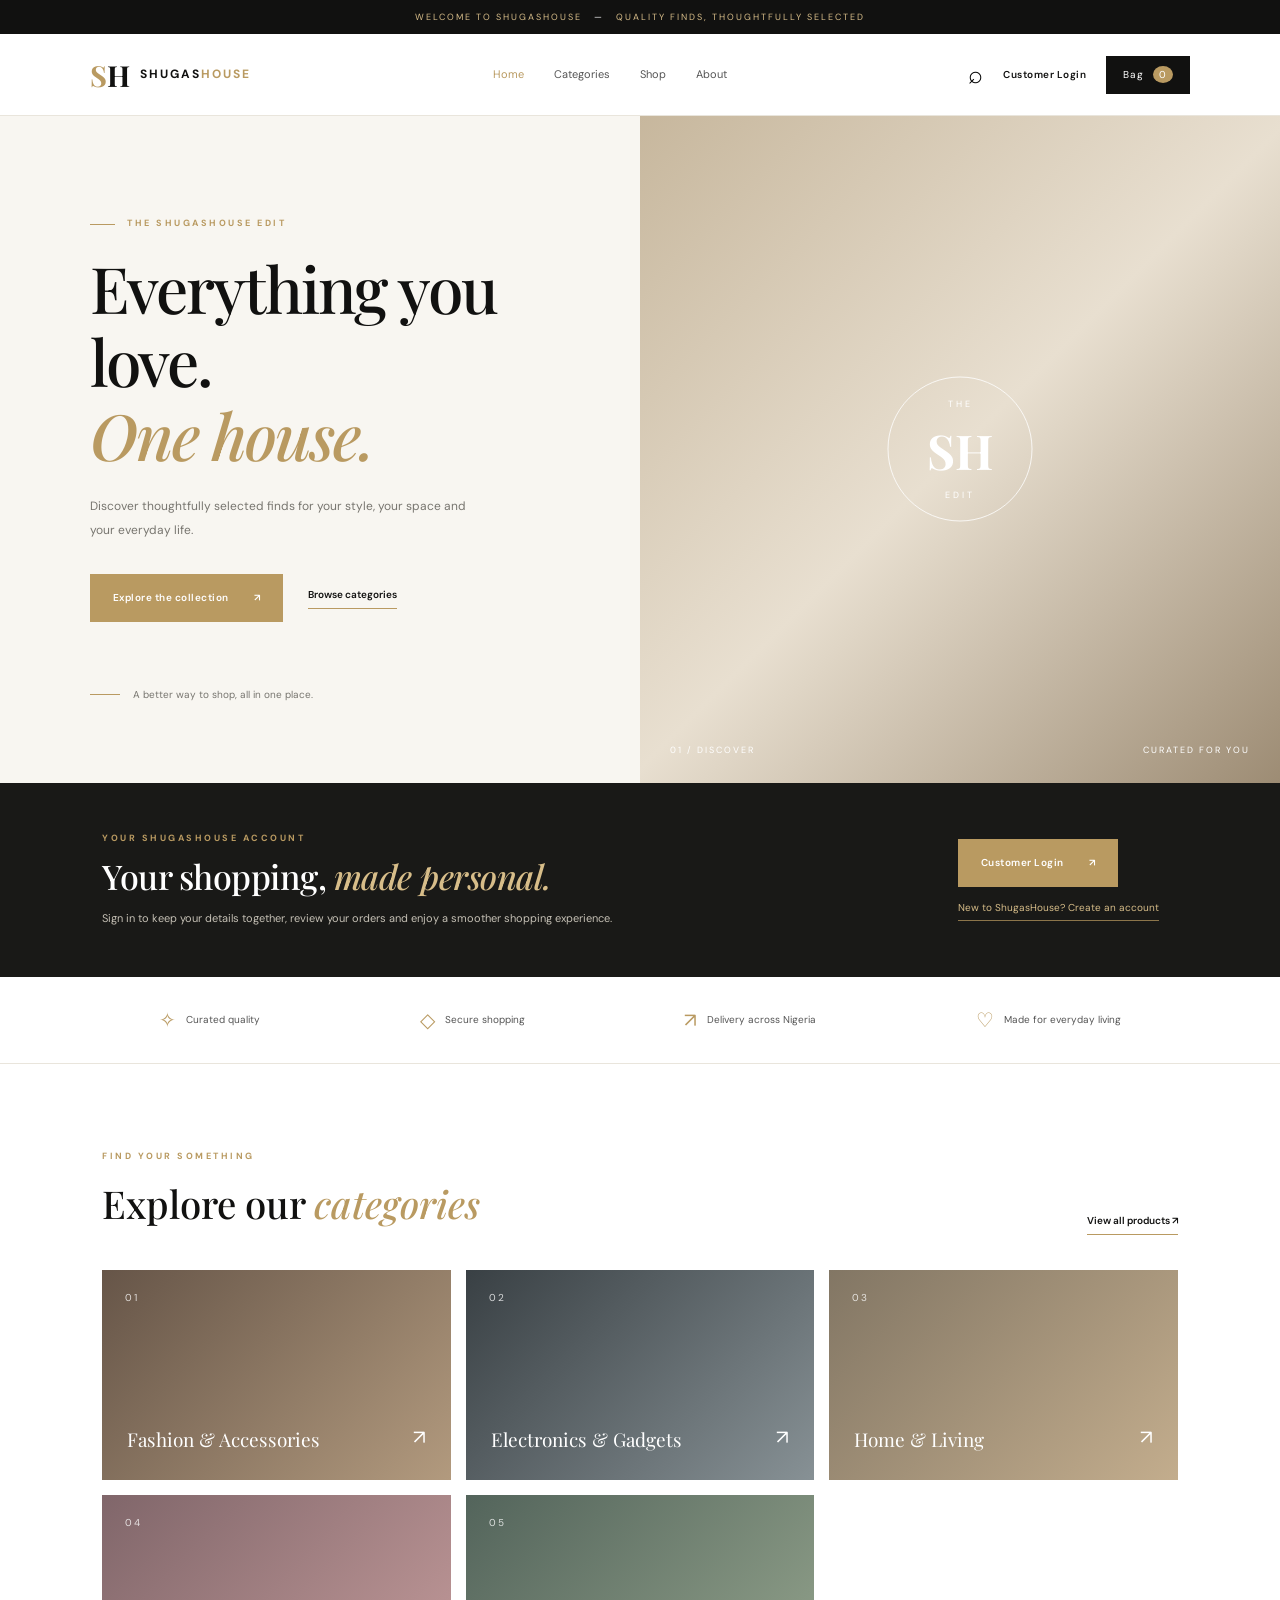
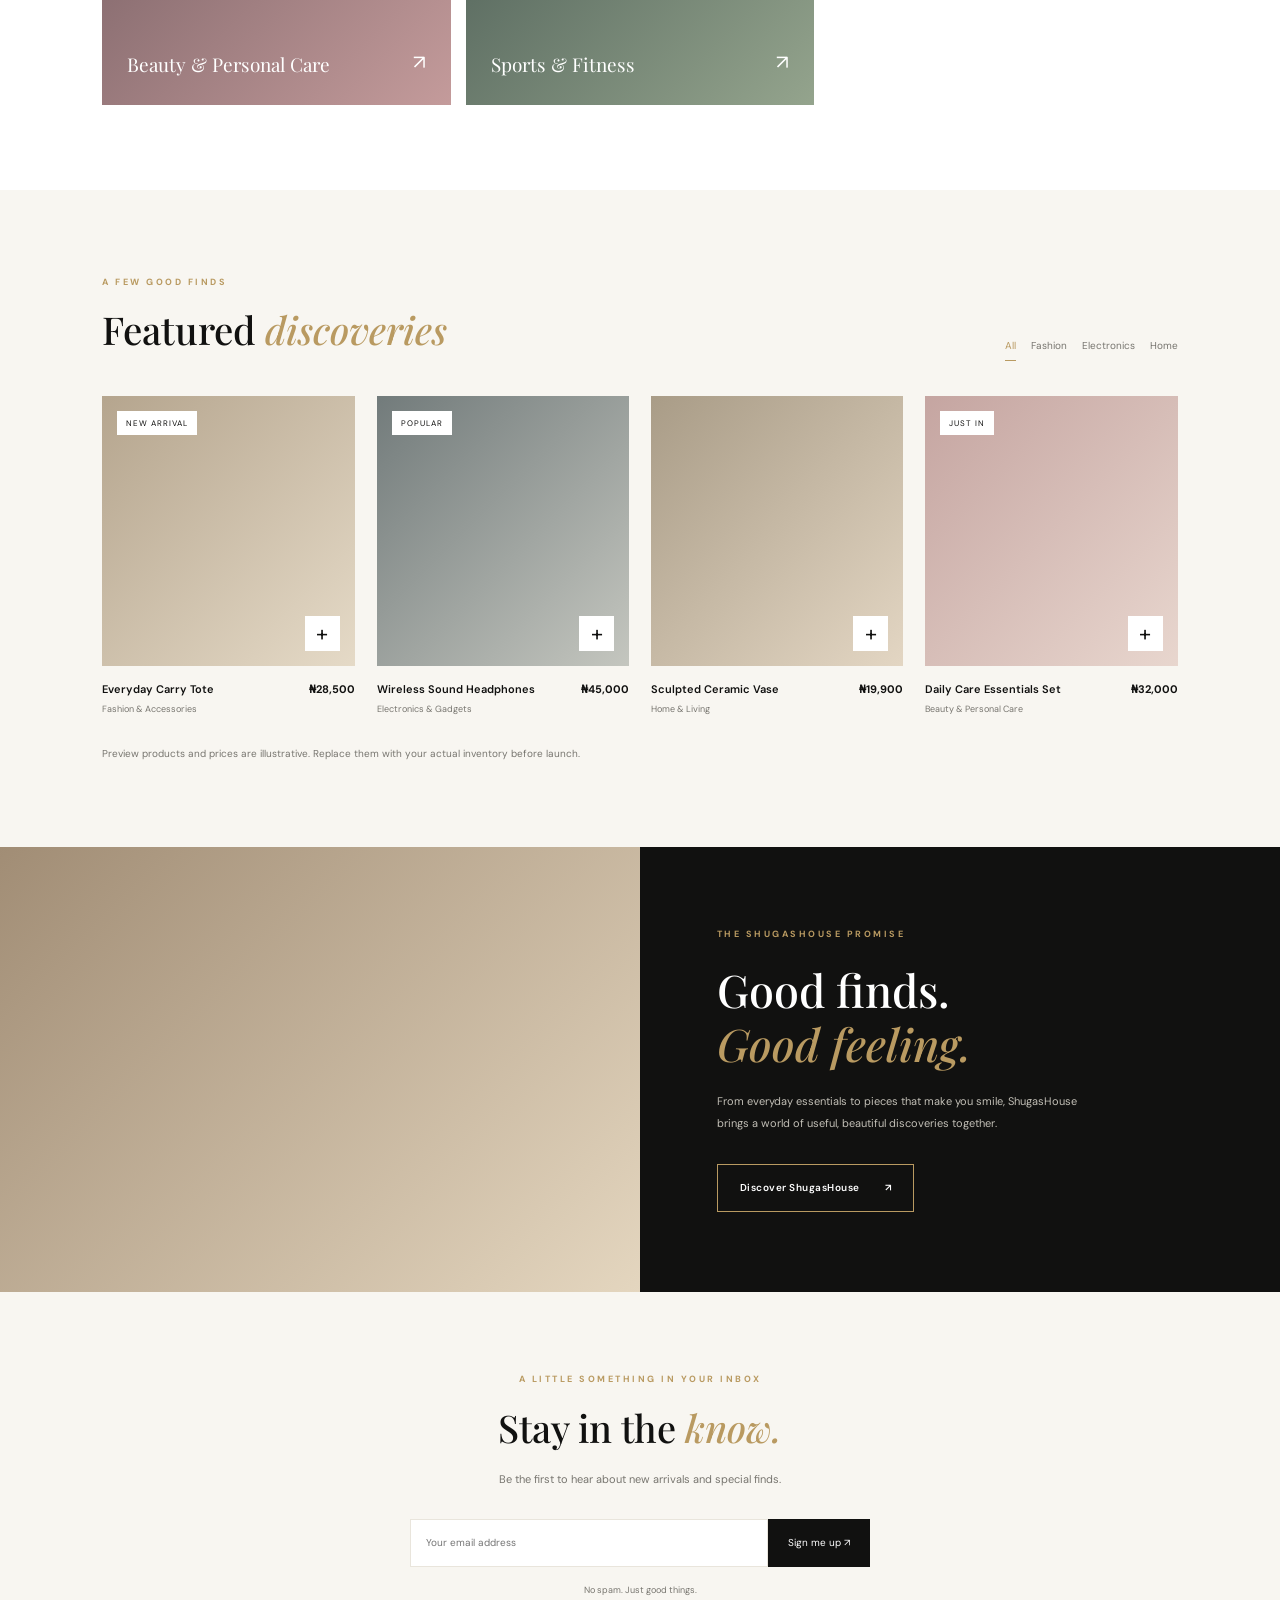
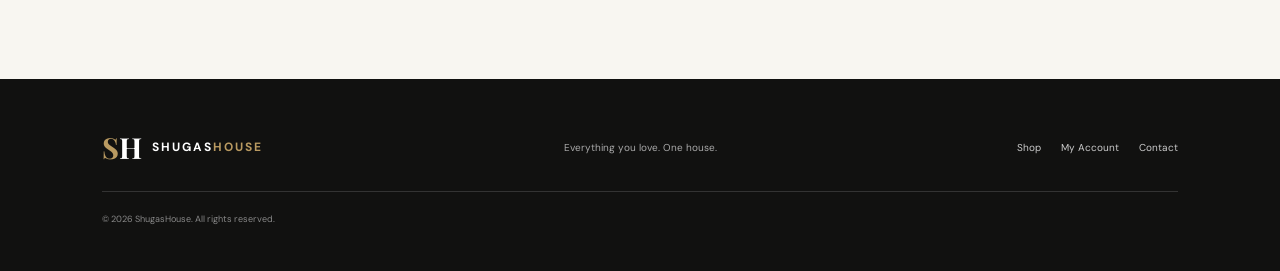
<file: index.html>
<!DOCTYPE html>
<html lang="en">
<head>
  <meta charset="UTF-8">
  <meta name="viewport" content="width=device-width, initial-scale=1.0">
  <meta name="description" content="ShugasHouse — discover quality finds across fashion, electronics, home, beauty and lifestyle.">
  <meta name="theme-color" content="#111111">
  <title>ShugasHouse | Everything You Love. One House.</title>

  <link rel="preconnect" href="https://fonts.googleapis.com">
  <link rel="preconnect" href="https://fonts.gstatic.com" crossorigin>
  <link href="https://fonts.googleapis.com/css2?family=DM+Sans:wght@400;500;600;700&family=Playfair+Display:wght@500;600;700&display=swap" rel="stylesheet">

  <link rel="stylesheet" href="assets/css/style.css">
</head>

<body>

  <div class="announcement">
    WELCOME TO SHUGASHOUSE
    <span>—</span>
    QUALITY FINDS, THOUGHTFULLY SELECTED
  </div>

  <header class="site-header">

    <a class="brand" href="index.html">
      <span class="brand-mark">S<span>H</span></span>
      <span class="brand-name">SHUGAS<span>HOUSE</span></span>
    </a>

    <button class="menu-toggle" id="menuToggle"
      aria-label="Open navigation" aria-expanded="false">
      <span></span>
      <span></span>
      <span></span>
    </button>

    <nav class="main-nav" id="mainNav">
      <a class="active" href="index.html">Home</a>
      <a href="#categories">Categories</a>
      <a href="#featured">Shop</a>
      <a href="#about">About</a>
    </nav>

    <div class="header-actions">
      <button class="icon-button search-toggle" id="searchToggle"
        aria-label="Search products">⌕</button>

      <a class="account-link" href="login.html">Customer Login</a>

      <button class="cart-button" id="cartOpen">
        Bag <span class="cart-count" id="cartCount">0</span>
      </button>
    </div>

  </header>

  <div class="search-panel" id="searchPanel">
    <label for="productSearch">Search ShugasHouse</label>
    <input id="productSearch" type="search"
      placeholder="What are you looking for?">
  </div>

  <main>

    <!-- HERO SECTION -->

    <section class="hero">

      <div class="hero-copy">

        <p class="eyebrow">
          <span></span> THE SHUGASHOUSE EDIT
        </p>

        <h1>
          Everything you love.<br>
          <em>One house.</em>
        </h1>

        <p class="hero-description">
          Discover thoughtfully selected finds for your style,
          your space and your everyday life.
        </p>

        <div class="hero-actions">
          <a class="button button-gold" href="#featured">
            Explore the collection <span>↗</span>
          </a>

          <a class="text-link" href="#categories">
            Browse categories
          </a>
        </div>

        <div class="hero-note">
          <span class="note-line"></span>
          A better way to shop, all in one place.
        </div>

      </div>

      <div class="hero-visual">
        <div class="hero-image image-fashion"></div>

        <div class="hero-stamp">
          <span>THE</span>
          <strong>SH</strong>
          <span>EDIT</span>
        </div>

        <div class="hero-caption">
          <span>01 / DISCOVER</span>
          <span>CURATED FOR YOU</span>
        </div>
      </div>

    </section>

    <!-- CUSTOMER LOGIN SECTION -->

    <section class="account-promo" id="customer-account">

      <div class="account-promo-copy">

        <p class="eyebrow">YOUR SHUGASHOUSE ACCOUNT</p>

        <h2>
          Your shopping,
          <em>made personal.</em>
        </h2>

        <p>
          Sign in to keep your details together,
          review your orders and enjoy a smoother
          shopping experience.
        </p>

      </div>

      <div class="account-promo-actions">

        <a class="button button-gold" href="login.html">
          Customer Login <span>↗</span>
        </a>

        <a class="account-create-link" href="register.html">
          New to ShugasHouse? Create an account
        </a>

      </div>

    </section>

    <!-- TRUST SECTION -->

    <section class="trust-strip">

      <div>
        <span class="trust-icon">✧</span>
        <span>Curated quality</span>
      </div>

      <div>
        <span class="trust-icon">◇</span>
        <span>Secure shopping</span>
      </div>

      <div>
        <span class="trust-icon">↗</span>
        <span>Delivery across Nigeria</span>
      </div>

      <div>
        <span class="trust-icon">♡</span>
        <span>Made for everyday living</span>
      </div>

    </section>

    <!-- CATEGORIES -->

    <section class="section categories-section" id="categories">

      <div class="section-heading">

        <div>
          <p class="eyebrow">FIND YOUR SOMETHING</p>
          <h2>Explore our <em>categories</em></h2>
        </div>

        <a class="text-link" href="#featured">
          View all products <span>↗</span>
        </a>

      </div>

      <div class="category-grid">

        <a class="category-card category-fashion"
          href="#featured" data-category="Fashion">
          <span class="category-number">01</span>
          <span class="category-name">Fashion & Accessories</span>
          <span class="category-arrow">↗</span>
        </a>

        <a class="category-card category-tech"
          href="#featured" data-category="Electronics">
          <span class="category-number">02</span>
          <span class="category-name">Electronics & Gadgets</span>
          <span class="category-arrow">↗</span>
        </a>

        <a class="category-card category-home"
          href="#featured" data-category="Home">
          <span class="category-number">03</span>
          <span class="category-name">Home & Living</span>
          <span class="category-arrow">↗</span>
        </a>

        <a class="category-card category-beauty"
          href="#featured" data-category="Beauty">
          <span class="category-number">04</span>
          <span class="category-name">Beauty & Personal Care</span>
          <span class="category-arrow">↗</span>
        </a>

        <a class="category-card category-sport"
          href="#featured" data-category="Sports">
          <span class="category-number">05</span>
          <span class="category-name">Sports & Fitness</span>
          <span class="category-arrow">↗</span>
        </a>

      </div>

    </section>

    <!-- FEATURED PRODUCTS -->

    <section class="section featured-section" id="featured">

      <div class="section-heading">

        <div>
          <p class="eyebrow">A FEW GOOD FINDS</p>
          <h2>Featured <em>discoveries</em></h2>
        </div>

        <div class="product-controls">

          <button class="filter-button active" data-filter="All">
            All
          </button>

          <button class="filter-button" data-filter="Fashion">
            Fashion
          </button>

          <button class="filter-button" data-filter="Electronics">
            Electronics
          </button>

          <button class="filter-button" data-filter="Home">
            Home
          </button>

        </div>

      </div>

      <div class="product-grid" id="productGrid">

        <article class="product-card"
          data-category="Fashion" data-name="everyday carry tote">

          <div class="product-image product-one">
            <span class="product-tag">NEW ARRIVAL</span>
            <button class="quick-add" data-product="1">+</button>
          </div>

          <div class="product-info">
            <div>
              <h3>Everyday Carry Tote</h3>
              <p>Fashion & Accessories</p>
            </div>
            <strong>₦28,500</strong>
          </div>

        </article>

        <article class="product-card"
          data-category="Electronics" data-name="wireless sound headphones">

          <div class="product-image product-two">
            <span class="product-tag">POPULAR</span>
            <button class="quick-add" data-product="2">+</button>
          </div>

          <div class="product-info">
            <div>
              <h3>Wireless Sound Headphones</h3>
              <p>Electronics & Gadgets</p>
            </div>
            <strong>₦45,000</strong>
          </div>

        </article>

        <article class="product-card"
          data-category="Home" data-name="sculpted ceramic vase">

          <div class="product-image product-three">
            <button class="quick-add" data-product="3">+</button>
          </div>

          <div class="product-info">
            <div>
              <h3>Sculpted Ceramic Vase</h3>
              <p>Home & Living</p>
            </div>
            <strong>₦19,900</strong>
          </div>

        </article>

        <article class="product-card"
          data-category="Beauty" data-name="daily care essentials set">

          <div class="product-image product-four">
            <span class="product-tag">JUST IN</span>
            <button class="quick-add" data-product="4">+</button>
          </div>

          <div class="product-info">
            <div>
              <h3>Daily Care Essentials Set</h3>
              <p>Beauty & Personal Care</p>
            </div>
            <strong>₦32,000</strong>
          </div>

        </article>

      </div>

      <p class="demo-note">
        Preview products and prices are illustrative.
        Replace them with your actual inventory before launch.
      </p>

    </section>

    <!-- ABOUT SHUGASHOUSE -->

    <section class="editorial" id="about">

      <div class="editorial-image"></div>

      <div class="editorial-copy">

        <p class="eyebrow">THE SHUGASHOUSE PROMISE</p>

        <h2>
          Good finds.<br>
          <em>Good feeling.</em>
        </h2>

        <p>
          From everyday essentials to pieces that make you smile,
          ShugasHouse brings a world of useful, beautiful
          discoveries together.
        </p>

        <a class="button button-outline" href="#featured">
          Discover ShugasHouse <span>↗</span>
        </a>

      </div>

    </section>

    <!-- NEWSLETTER -->

    <section class="newsletter">

      <p class="eyebrow">A LITTLE SOMETHING IN YOUR INBOX</p>

      <h2>Stay in the <em>know.</em></h2>

      <p>
        Be the first to hear about new arrivals and special finds.
      </p>

      <form id="newsletterForm" class="newsletter-form">

        <label class="sr-only" for="newsletterEmail">
          Email address
        </label>

        <input id="newsletterEmail" type="email"
          placeholder="Your email address" required>

        <button type="submit">
          Sign me up <span>↗</span>
        </button>

      </form>

      <small id="newsletterMessage">
        No spam. Just good things.
      </small>

    </section>

  </main>

  <!-- FOOTER -->

  <footer class="site-footer">

    <a class="brand footer-brand" href="index.html">
      <span class="brand-mark">S<span>H</span></span>
      <span class="brand-name">SHUGAS<span>HOUSE</span></span>
    </a>

    <p>Everything you love. One house.</p>

    <div class="footer-links">
      <a href="#categories">Shop</a>
      <a href="login.html">My Account</a>
      <a href="mailto:hello@shugashouse.com">Contact</a>
    </div>

    <small>
      © <span id="year"></span> ShugasHouse. All rights reserved.
    </small>

  </footer>

  <!-- SHOPPING CART -->

  <div class="cart-overlay" id="cartOverlay"></div>

  <aside class="cart-drawer" id="cartDrawer"
    aria-label="Shopping bag" aria-hidden="true">

    <div class="cart-header">

      <div>
        <p class="eyebrow">YOUR SELECTION</p>
        <h2>Your bag <span id="cartHeadingCount">(0)</span></h2>
      </div>

      <button id="cartClose" class="close-button">×</button>

    </div>

    <div class="cart-items" id="cartItems">
      <p class="empty-cart">
        Your bag is waiting for something lovely.
      </p>
    </div>

    <div class="cart-footer">

      <div class="subtotal">
        <span>Subtotal</span>
        <strong id="cartSubtotal">₦0</strong>
      </div>

      <p>Delivery fees are calculated at checkout.</p>

      <a class="button button-gold full-button" href="checkout.html">
        Continue to checkout <span>↗</span>
      </a>

    </div>

  </aside>

  <script src="assets/js/app.js"></script>

</body>
</html>
</file>
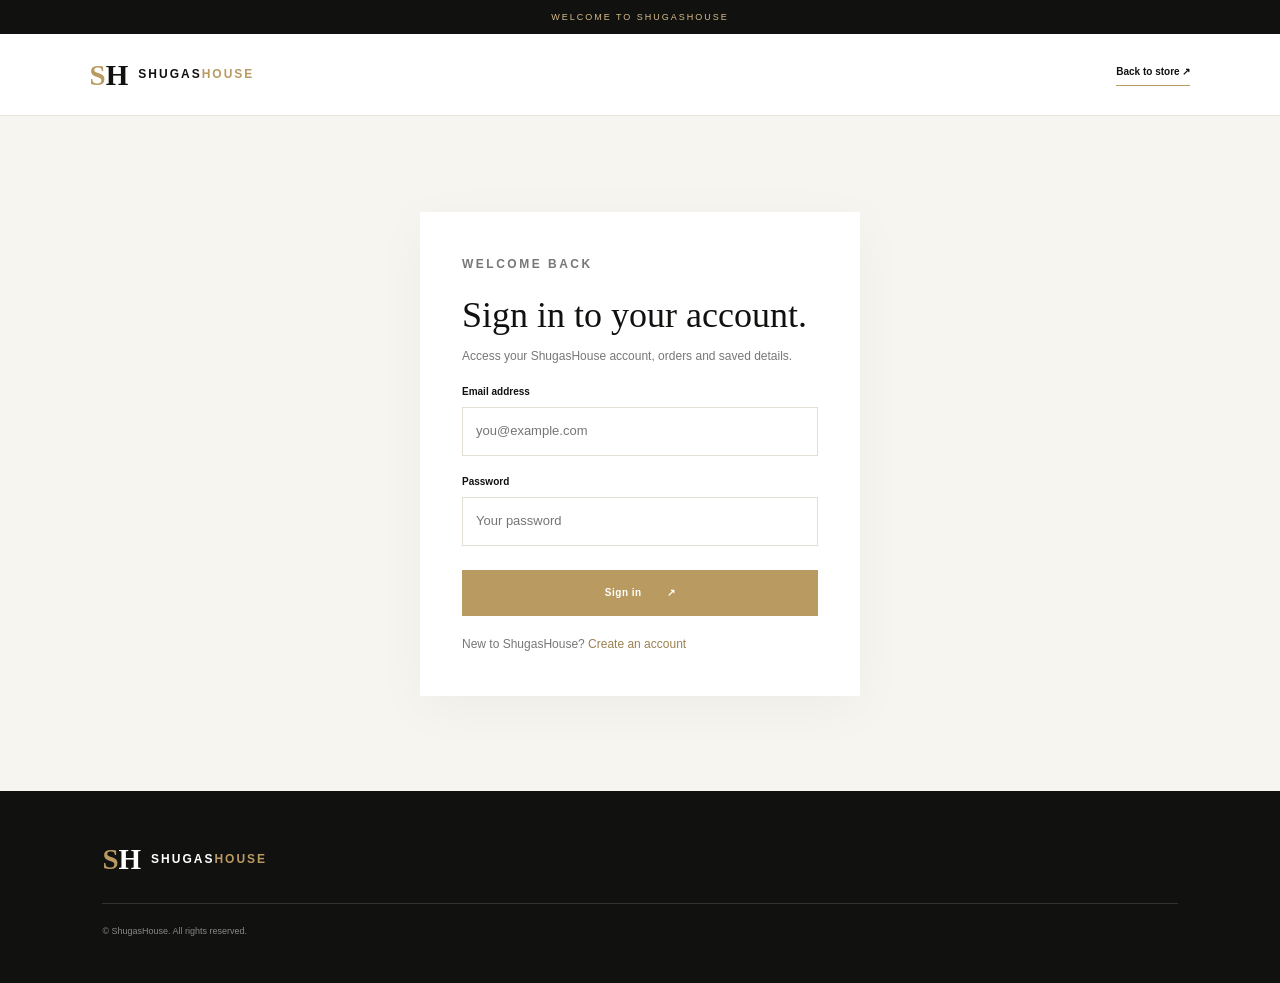
<file: login.html>
<!DOCTYPE html>
<html lang="en"><head><meta charset="UTF-8"><meta name="viewport" content="width=device-width, initial-scale=1"><meta name="theme-color" content="#171715"><title>Customer Login | ShugasHouse</title><link rel="stylesheet" href="assets/css/style.css">
<style>
.auth-wrap{min-height:75vh;display:grid;place-items:center;background:#f7f5f0;padding:40px 18px}.auth-card{background:white;padding:42px;width:min(440px,100%);box-shadow:0 12px 50px #0000000a}.auth-card h1{font:500 36px "Playfair Display",serif;margin:0 0 10px}.auth-card p{color:#777;line-height:1.7;font-size:12px}.auth-card label{display:block;font-size:10px;font-weight:700;margin:18px 0 7px}.auth-card input{width:100%;padding:13px;border:1px solid #e3dfd6;outline-color:#b99a5b}.auth-card button{width:100%;margin-top:24px;border:0;cursor:pointer}.auth-message{min-height:18px;color:#9b513e!important}.auth-message.success{color:#47734d!important}.auth-card button:disabled{opacity:.65;cursor:wait}
</style></head><body><div class="announcement">WELCOME TO SHUGASHOUSE</div>
<header class="site-header"><a class="brand" href="index.html"><span class="brand-mark">S<span>H</span></span><span class="brand-name">SHUGAS<span>HOUSE</span></span></a><a class="text-link" href="index.html">Back to store ↗</a></header>
<main class="auth-wrap"><section class="auth-card"><p class="eyebrow">WELCOME BACK</p><h1>Sign in to your account.</h1><p>Access your ShugasHouse account, orders and saved details.</p>
<form id="loginForm"><label for="email">Email address</label><input id="email" name="email" type="email" autocomplete="email" placeholder="you@example.com" required><label for="password">Password</label><input id="password" name="password" type="password" autocomplete="current-password" placeholder="Your password" required><button id="submitButton" class="button button-gold" type="submit">Sign in <span>↗</span></button></form>
<p class="auth-message" id="message" role="status" aria-live="polite"></p><p>New to ShugasHouse? <a href="register.html" style="color:#9b8150">Create an account</a></p></section></main>
<footer class="site-footer"><a class="brand footer-brand" href="index.html"><span class="brand-mark">S<span>H</span></span><span class="brand-name">SHUGAS<span>HOUSE</span></span></a><small>© ShugasHouse. All rights reserved.</small></footer>
<script>
const form=document.getElementById("loginForm"), message=document.getElementById("message"), button=document.getElementById("submitButton");
form.addEventListener("submit",async e=>{e.preventDefault();message.textContent="Signing you in…";message.className="auth-message";button.disabled=true;
try{const response=await fetch("/api/auth/login",{method:"POST",headers:{"Content-Type":"application/json"},credentials:"same-origin",body:JSON.stringify({email:form.email.value,password:form.password.value})});const data=await response.json();if(!response.ok)throw new Error(data.error||"Unable to sign in.");message.textContent="Signed in successfully. Taking you to your account…";message.classList.add("success");window.location.href="account.html";}
catch(error){message.textContent=error.message||"Something went wrong. Please try again.";}finally{button.disabled=false;}});
</script></body></html>
</file>
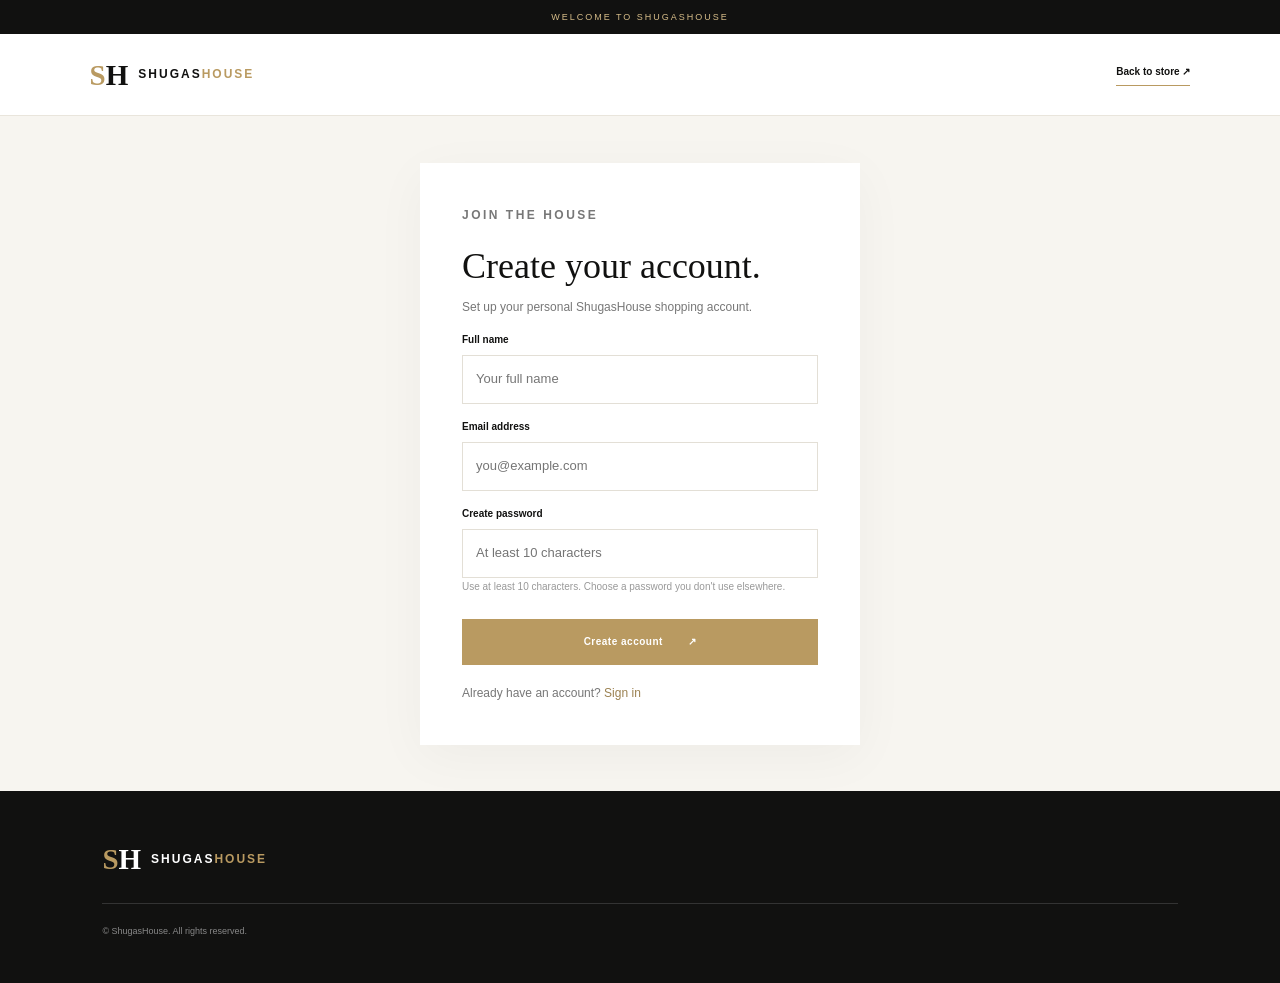
<file: register.html>
<!DOCTYPE html>
<html lang="en"><head><meta charset="UTF-8"><meta name="viewport" content="width=device-width, initial-scale=1"><meta name="theme-color" content="#171715"><title>Create Account | ShugasHouse</title><link rel="stylesheet" href="assets/css/style.css">
<style>
.auth-wrap{min-height:75vh;display:grid;place-items:center;background:#f7f5f0;padding:40px 18px}.auth-card{background:white;padding:42px;width:min(440px,100%);box-shadow:0 12px 50px #0000000a}.auth-card h1{font:500 36px "Playfair Display",serif;margin:0 0 10px}.auth-card p{color:#777;line-height:1.7;font-size:12px}.auth-card label{display:block;font-size:10px;font-weight:700;margin:15px 0 7px}.auth-card input{width:100%;padding:13px;border:1px solid #e3dfd6;outline-color:#b99a5b}.auth-card button{width:100%;margin-top:24px;border:0;cursor:pointer}.auth-message{min-height:18px;color:#9b513e!important}.auth-message.success{color:#47734d!important}.auth-card button:disabled{opacity:.65;cursor:wait}.hint{font-size:10px!important;color:#999!important}
</style></head><body><div class="announcement">WELCOME TO SHUGASHOUSE</div>
<header class="site-header"><a class="brand" href="index.html"><span class="brand-mark">S<span>H</span></span><span class="brand-name">SHUGAS<span>HOUSE</span></span></a><a class="text-link" href="index.html">Back to store ↗</a></header>
<main class="auth-wrap"><section class="auth-card"><p class="eyebrow">JOIN THE HOUSE</p><h1>Create your account.</h1><p>Set up your personal ShugasHouse shopping account.</p>
<form id="registerForm"><label for="fullName">Full name</label><input id="fullName" name="fullName" autocomplete="name" placeholder="Your full name" maxlength="100" required><label for="email">Email address</label><input id="email" name="email" type="email" autocomplete="email" placeholder="you@example.com" maxlength="254" required><label for="password">Create password</label><input id="password" name="password" type="password" autocomplete="new-password" minlength="10" maxlength="128" placeholder="At least 10 characters" required><p class="hint">Use at least 10 characters. Choose a password you don't use elsewhere.</p><button id="submitButton" class="button button-gold" type="submit">Create account <span>↗</span></button></form>
<p class="auth-message" id="message" role="status" aria-live="polite"></p><p>Already have an account? <a href="login.html" style="color:#9b8150">Sign in</a></p></section></main>
<footer class="site-footer"><a class="brand footer-brand" href="index.html"><span class="brand-mark">S<span>H</span></span><span class="brand-name">SHUGAS<span>HOUSE</span></span></a><small>© ShugasHouse. All rights reserved.</small></footer>
<script>
const form=document.getElementById("registerForm"),message=document.getElementById("message"),button=document.getElementById("submitButton");
form.addEventListener("submit",async e=>{e.preventDefault();message.textContent="Creating your account…";message.className="auth-message";button.disabled=true;
try{const response=await fetch("/api/auth/register",{method:"POST",headers:{"Content-Type":"application/json"},credentials:"same-origin",body:JSON.stringify({fullName:form.fullName.value,email:form.email.value,password:form.password.value})});const data=await response.json();if(!response.ok)throw new Error(data.error||"Unable to create account.");message.textContent="Your account is ready. Taking you to your account…";message.classList.add("success");window.location.href="account.html";}
catch(error){message.textContent=error.message||"Something went wrong. Please try again.";}finally{button.disabled=false;}});
</script></body></html>
</file>
<file: assets/css/style.css>
/* =========================================
   SHUGASHOUSE — PREMIUM E-COMMERCE
   Main stylesheet
========================================= */

/* GOOGLE FONT FALLBACKS */

:root {
  --black: #111110;
  --dark: #191917;
  --gold: #b99a61;
  --gold-light: #d7bd89;
  --cream: #f8f6f1;
  --white: #ffffff;
  --grey: #77756f;
  --border: #e9e5dc;
  --font-main: 'DM Sans', sans-serif;
  --font-heading: 'Playfair Display', serif;
}

* {
  margin: 0;
  padding: 0;
  box-sizing: border-box;
}

html {
  scroll-behavior: smooth;
}

body {
  font-family: var(--font-main);
  color: var(--black);
  background: var(--white);
  font-size: 13px;
  line-height: 1.6;
}

a {
  color: inherit;
  text-decoration: none;
}

button,
input {
  font: inherit;
}

button {
  cursor: pointer;
}

img {
  max-width: 100%;
  display: block;
}

section {
  scroll-margin-top: 90px;
}

/* ANNOUNCEMENT BAR */

.announcement {
  background: var(--black);
  color: var(--gold-light);
  text-align: center;
  padding: 10px 15px;
  font-size: 9px;
  letter-spacing: 2px;
}

.announcement span {
  margin: 0 8px;
  color: white;
}

/* HEADER */

.site-header {
  min-height: 82px;
  padding: 15px 7%;
  display: flex;
  align-items: center;
  justify-content: space-between;
  gap: 25px;
  background: white;
  border-bottom: 1px solid var(--border);
  position: sticky;
  top: 0;
  z-index: 100;
}

.brand {
  display: flex;
  align-items: center;
  gap: 10px;
  flex-shrink: 0;
}

.brand-mark {
  font-family: var(--font-heading);
  font-size: 29px;
  font-weight: 700;
  color: var(--gold);
}

.brand-mark span {
  color: var(--black);
}

.brand-name {
  font-size: 12px;
  letter-spacing: 2px;
  font-weight: 700;
}

.brand-name span {
  color: var(--gold);
}

.main-nav {
  display: flex;
  align-items: center;
  gap: 30px;
}

.main-nav a {
  font-size: 11px;
  color: #555;
  transition: color .3s;
}

.main-nav a:hover,
.main-nav a.active {
  color: var(--gold);
}

.header-actions {
  display: flex;
  align-items: center;
  gap: 20px;
}

.account-link {
  font-size: 10px;
  font-weight: 600;
  letter-spacing: .5px;
}

.account-link:hover {
  color: var(--gold);
}

.icon-button {
  background: transparent;
  border: none;
  font-size: 25px;
}

.cart-button {
  border: 1px solid var(--black);
  background: var(--black);
  color: white;
  padding: 10px 16px;
  font-size: 10px;
  letter-spacing: 1px;
}

.cart-count {
  background: var(--gold);
  color: white;
  border-radius: 50%;
  padding: 2px 6px;
  margin-left: 5px;
}

.menu-toggle {
  display: none;
  border: none;
  background: none;
  flex-direction: column;
  gap: 5px;
}

.menu-toggle span {
  display: block;
  width: 23px;
  height: 2px;
  background: var(--black);
}

/* SEARCH */

.search-panel {
  display: none;
  padding: 20px 7%;
  background: var(--cream);
}

.search-panel.open {
  display: block;
}

.search-panel label {
  display: block;
  margin-bottom: 8px;
  font-size: 11px;
}

.search-panel input {
  width: 100%;
  padding: 14px;
  border: 1px solid var(--border);
  outline: none;
}

/* HERO */

.hero {
  display: grid;
  grid-template-columns: 1fr 1fr;
  min-height: 570px;
  background: var(--cream);
}

.hero-copy {
  padding: 100px 8% 80px 14%;
  display: flex;
  flex-direction: column;
  justify-content: center;
}

.eyebrow {
  font-size: 9px;
  letter-spacing: 2.5px;
  font-weight: 700;
  color: var(--gold);
  margin-bottom: 20px;
}

.eyebrow span {
  display: inline-block;
  width: 25px;
  height: 1px;
  background: var(--gold);
  margin-right: 8px;
  vertical-align: middle;
}

.hero h1 {
  font-family: var(--font-heading);
  font-size: clamp(42px, 5vw, 67px);
  font-weight: 500;
  line-height: 1.15;
  letter-spacing: -2px;
}

.hero h1 em,
.section-heading h2 em,
.editorial h2 em,
.newsletter h2 em {
  color: var(--gold);
  font-weight: 500;
}

.hero-description {
  max-width: 400px;
  color: var(--grey);
  font-size: 12px;
  line-height: 2;
  margin-top: 22px;
}

.hero-actions {
  display: flex;
  align-items: center;
  gap: 25px;
  flex-wrap: wrap;
  margin-top: 32px;
}

.button {
  display: inline-flex;
  align-items: center;
  justify-content: center;
  gap: 25px;
  padding: 15px 22px;
  font-size: 10px;
  font-weight: 600;
  letter-spacing: .5px;
  transition: all .3s ease;
}

.button-gold {
  background: var(--gold);
  color: white;
  border: 1px solid var(--gold);
}

.button-gold:hover {
  background: var(--black);
  border-color: var(--black);
}

.text-link {
  font-size: 10px;
  font-weight: 600;
  border-bottom: 1px solid var(--gold);
  padding-bottom: 5px;
}

.text-link:hover {
  color: var(--gold);
}

.hero-note {
  margin-top: 65px;
  color: var(--grey);
  font-size: 10px;
}

.note-line {
  display: inline-block;
  width: 30px;
  height: 1px;
  background: var(--gold);
  margin-right: 10px;
  vertical-align: middle;
}

.hero-visual {
  min-height: 570px;
  position: relative;
  background: #ded7c9;
  overflow: hidden;
}

.hero-image {
  position: absolute;
  inset: 0;
  background:
    linear-gradient(135deg, #b3a48c, #ded5c5 50%, #9c8973);
}

.image-fashion {
  background:
    linear-gradient(135deg, #c7b79d, #e8dfd0 50%, #9d8c74);
}

.hero-stamp {
  position: absolute;
  top: 50%;
  left: 50%;
  transform: translate(-50%, -50%);
  width: 145px;
  height: 145px;
  border: 1px solid rgba(255,255,255,.8);
  border-radius: 50%;
  display: flex;
  flex-direction: column;
  justify-content: center;
  align-items: center;
  color: white;
}

.hero-stamp strong {
  font-family: var(--font-heading);
  font-size: 48px;
}

.hero-stamp span {
  font-size: 9px;
  letter-spacing: 3px;
}

.hero-caption {
  position: absolute;
  bottom: 25px;
  left: 30px;
  right: 30px;
  display: flex;
  justify-content: space-between;
  color: white;
  font-size: 9px;
  letter-spacing: 2px;
}

/* CUSTOMER ACCOUNT SECTION */

.account-promo {
  margin: 0;
  padding: 48px 8%;
  display: flex;
  align-items: center;
  justify-content: space-between;
  gap: 30px;
  background: var(--dark);
  color: white;
}

.account-promo .eyebrow {
  margin-bottom: 12px;
}

.account-promo h2 {
  font-family: var(--font-heading);
  font-size: 34px;
  line-height: 1.15;
  font-weight: 500;
  letter-spacing: -.5px;
}

.account-promo h2 em {
  color: var(--gold-light);
  font-weight: 500;
}

.account-promo-copy > p:last-child {
  max-width: 510px;
  color: #c5c0b5;
  font-size: 11px;
  line-height: 1.8;
  margin-top: 13px;
}

.account-promo-actions {
  display: flex;
  flex-direction: column;
  align-items: flex-start;
  gap: 13px;
  min-width: 220px;
}

.account-create-link {
  font-size: 10px;
  color: var(--gold-light);
  border-bottom: 1px solid #8c754a;
  padding-bottom: 4px;
}

.account-create-link:hover {
  color: white;
}

/* TRUST STRIP */

.trust-strip {
  display: flex;
  align-items: center;
  justify-content: space-around;
  gap: 20px;
  padding: 27px 7%;
  border-bottom: 1px solid var(--border);
  flex-wrap: wrap;
}

.trust-strip div {
  display: flex;
  align-items: center;
  gap: 10px;
  font-size: 10px;
  color: #555;
}

.trust-icon {
  color: var(--gold);
  font-size: 20px;
}

/* GENERAL SECTIONS */

.section {
  padding: 85px 8%;
}

.section-heading {
  display: flex;
  justify-content: space-between;
  align-items: flex-end;
  gap: 20px;
  margin-bottom: 35px;
}

.section-heading .eyebrow {
  margin-bottom: 10px;
}

.section-heading h2 {
  font-family: var(--font-heading);
  font-size: clamp(29px, 3vw, 40px);
  font-weight: 500;
}

/* CATEGORIES */

.categories-section {
  background: white;
}

.category-grid {
  display: grid;
  grid-template-columns: repeat(3, 1fr);
  gap: 15px;
}

.category-card {
  min-height: 210px;
  position: relative;
  display: flex;
  flex-direction: column;
  justify-content: flex-end;
  padding: 25px;
  color: white;
  overflow: hidden;
  transition: transform .3s;
}

.category-card:hover {
  transform: translateY(-5px);
}

.category-fashion {
  background: linear-gradient(135deg, #665548, #b29a7e);
}

.category-tech {
  background: linear-gradient(135deg, #394044, #879195);
}

.category-home {
  background: linear-gradient(135deg, #827664, #c3ad8d);
}

.category-beauty {
  background: linear-gradient(135deg, #80666a, #c49b9b);
}

.category-sport {
  background: linear-gradient(135deg, #53645b, #94a48d);
}

.category-number {
  position: absolute;
  top: 20px;
  left: 23px;
  font-size: 10px;
  letter-spacing: 2px;
  opacity: .8;
}

.category-name {
  font-family: var(--font-heading);
  font-size: 19px;
}

.category-arrow {
  position: absolute;
  bottom: 27px;
  right: 25px;
  font-size: 20px;
}

/* FEATURED PRODUCTS */

.featured-section {
  background: var(--cream);
}

.product-controls {
  display: flex;
  gap: 15px;
  flex-wrap: wrap;
}

.filter-button {
  border: none;
  border-bottom: 1px solid transparent;
  background: none;
  padding: 6px 0;
  color: var(--grey);
  font-size: 10px;
}

.filter-button.active,
.filter-button:hover {
  color: var(--gold);
  border-bottom-color: var(--gold);
}

.product-grid {
  display: grid;
  grid-template-columns: repeat(4, 1fr);
  gap: 22px;
}

.product-card {
  min-width: 0;
}

.product-image {
  height: 270px;
  position: relative;
  background: #e4ded3;
  overflow: hidden;
}

.product-one {
  background: linear-gradient(135deg, #b5a58e, #e5dac7);
}

.product-two {
  background: linear-gradient(135deg, #727b7b, #c4c6bf);
}

.product-three {
  background: linear-gradient(135deg, #a99c87, #e3d6c3);
}

.product-four {
  background: linear-gradient(135deg, #c5a5a1, #e8d6ce);
}

.product-tag {
  position: absolute;
  top: 15px;
  left: 15px;
  background: white;
  padding: 6px 9px;
  font-size: 8px;
  letter-spacing: 1px;
}

.quick-add {
  position: absolute;
  bottom: 15px;
  right: 15px;
  border: none;
  background: white;
  color: var(--black);
  width: 35px;
  height: 35px;
  font-size: 22px;
  transition: all .3s;
}

.quick-add:hover {
  background: var(--gold);
  color: white;
}

.product-info {
  display: flex;
  justify-content: space-between;
  align-items: flex-start;
  gap: 10px;
  padding-top: 15px;
}

.product-info h3 {
  font-size: 11px;
  font-weight: 600;
}

.product-info p {
  font-size: 9px;
  color: var(--grey);
  margin-top: 4px;
}

.product-info strong {
  font-size: 11px;
  white-space: nowrap;
}

.demo-note {
  margin-top: 30px;
  color: var(--grey);
  font-size: 10px;
}

/* EDITORIAL SECTION */

.editorial {
  display: grid;
  grid-template-columns: 1fr 1fr;
  min-height: 430px;
}

.editorial-image {
  background: linear-gradient(135deg, #a18d75, #e4d6bf);
}

.editorial-copy {
  background: var(--black);
  color: white;
  padding: 80px 12%;
  display: flex;
  flex-direction: column;
  align-items: flex-start;
  justify-content: center;
}

.editorial-copy h2 {
  font-family: var(--font-heading);
  font-size: 45px;
  line-height: 1.2;
  font-weight: 500;
}

.editorial-copy > p:not(.eyebrow) {
  max-width: 370px;
  color: #c2bfb6;
  font-size: 11px;
  line-height: 2;
  margin: 20px 0 30px;
}

.button-outline {
  border: 1px solid var(--gold);
  color: white;
}

.button-outline:hover {
  background: var(--gold);
}

/* NEWSLETTER */

.newsletter {
  text-align: center;
  padding: 80px 20px;
  background: var(--cream);
}

.newsletter .eyebrow {
  margin-bottom: 12px;
}

.newsletter h2 {
  font-family: var(--font-heading);
  font-size: 38px;
  font-weight: 500;
}

.newsletter > p:not(.eyebrow) {
  color: var(--grey);
  font-size: 11px;
  margin-top: 12px;
}

.newsletter-form {
  display: flex;
  max-width: 460px;
  margin: 30px auto 12px;
}

.newsletter-form input {
  flex: 1;
  min-width: 0;
  padding: 15px;
  border: 1px solid var(--border);
  background: white;
  outline: none;
  font-size: 10px;
}

.newsletter-form button {
  padding: 15px 20px;
  border: none;
  background: var(--black);
  color: white;
  font-size: 10px;
}

.newsletter-form button:hover {
  background: var(--gold);
}

.newsletter small {
  color: var(--grey);
  font-size: 9px;
}

/* FOOTER */

.site-footer {
  padding: 45px 8%;
  background: var(--black);
  color: white;
  display: flex;
  justify-content: space-between;
  align-items: center;
  gap: 20px;
  flex-wrap: wrap;
}

.footer-brand .brand-mark span {
  color: white;
}

.footer-brand .brand-name {
  color: white;
}

.site-footer > p {
  color: #aaa;
  font-size: 10px;
}

.footer-links {
  display: flex;
  gap: 20px;
}

.footer-links a {
  font-size: 10px;
  color: #ccc;
}

.footer-links a:hover {
  color: var(--gold);
}

.site-footer > small {
  width: 100%;
  border-top: 1px solid #333;
  padding-top: 20px;
  color: #888;
  font-size: 9px;
}

/* SHOPPING CART */

.cart-overlay {
  position: fixed;
  inset: 0;
  background: rgba(0,0,0,.5);
  z-index: 200;
  opacity: 0;
  visibility: hidden;
  transition: .3s;
}

.cart-overlay.open {
  opacity: 1;
  visibility: visible;
}

.cart-drawer {
  position: fixed;
  right: -450px;
  top: 0;
  bottom: 0;
  width: min(420px, 100%);
  background: white;
  z-index: 201;
  padding: 30px;
  display: flex;
  flex-direction: column;
  transition: right .3s ease;
}

.cart-drawer.open {
  right: 0;
}

.cart-header {
  display: flex;
  justify-content: space-between;
  align-items: center;
  border-bottom: 1px solid var(--border);
  padding-bottom: 20px;
}

.cart-header .eyebrow {
  margin-bottom: 5px;
}

.cart-header h2 {
  font-family: var(--font-heading);
  font-size: 25px;
  font-weight: 500;
}

.close-button {
  border: none;
  background: none;
  font-size: 30px;
}

.cart-items {
  flex: 1;
  overflow-y: auto;
  padding: 20px 0;
}

.empty-cart {
  color: var(--grey);
  text-align: center;
  padding: 50px 0;
  font-size: 12px;
}

.cart-footer {
  border-top: 1px solid var(--border);
  padding-top: 20px;
}

.subtotal {
  display: flex;
  justify-content: space-between;
  font-size: 13px;
  margin-bottom: 10px;
}

.cart-footer > p {
  font-size: 10px;
  color: var(--grey);
  margin-bottom: 20px;
}

.full-button {
  width: 100%;
}

/* ACCESSIBILITY */

.sr-only {
  position: absolute;
  width: 1px;
  height: 1px;
  padding: 0;
  margin: -1px;
  overflow: hidden;
  clip: rect(0,0,0,0);
  white-space: nowrap;
  border: 0;
}

/* TABLET RESPONSIVENESS */

@media (max-width: 1000px) {

  .site-header {
    padding: 15px 4%;
  }

  .main-nav {
    gap: 16px;
  }

  .header-actions {
    gap: 12px;
  }

  .hero-copy {
    padding-left: 9%;
  }

  .product-grid {
    grid-template-columns: repeat(2, 1fr);
  }

  .product-image {
    height: 300px;
  }

  .section {
    padding: 65px 6%;
  }

}

/* MOBILE RESPONSIVENESS */

@media (max-width: 650px) {

  .announcement {
    font-size: 8px;
    letter-spacing: 1px;
  }

  .site-header {
    min-height: 70px;
    padding: 12px 5%;
    gap: 12px;
  }

  .brand-mark {
    font-size: 25px;
  }

  .brand-name {
    font-size: 10px;
  }

  .menu-toggle {
    display: flex;
    order: 3;
  }

  .main-nav {
    display: none;
    position: absolute;
    top: 100%;
    left: 0;
    right: 0;
    padding: 20px 6%;
    background: white;
    flex-direction: column;
    align-items: flex-start;
    gap: 20px;
    border-top: 1px solid var(--border);
    box-shadow: 0 10px 20px rgba(0,0,0,.05);
  }

  .main-nav.open {
    display: flex;
  }

  .header-actions {
    gap: 10px;
    margin-left: auto;
  }

  .account-link {
    font-size: 9px;
  }

  .icon-button {
    font-size: 20px;
  }

  .cart-button {
    padding: 8px 10px;
    font-size: 9px;
  }

  .hero {
    grid-template-columns: 1fr;
  }

  .hero-copy {
    padding: 65px 7%;
  }

  .hero h1 {
    font-size: 45px;
  }

  .hero-visual {
    min-height: 330px;
  }

  .hero-note {
    margin-top: 35px;
  }

  .account-promo {
    padding: 42px 6%;
    align-items: flex-start;
    flex-direction: column;
    gap: 22px;
  }

  .account-promo h2 {
    font-size: 30px;
  }

  .account-promo-actions {
    min-width: 0;
    width: 100%;
  }

  .trust-strip {
    justify-content: flex-start;
    padding: 25px 7%;
    gap: 20px;
  }

  .trust-strip div {
    width: calc(50% - 10px);
    font-size: 9px;
  }

  .section {
    padding: 55px 6%;
  }

  .section-heading {
    align-items: flex-start;
    flex-direction: column;
  }

  .category-grid {
    grid-template-columns: repeat(2, 1fr);
    gap: 10px;
  }

  .category-card {
    min-height: 160px;
    padding: 15px;
  }

  .category-name {
    font-size: 15px;
    max-width: 130px;
  }

  .category-arrow {
    right: 12px;
    bottom: 16px;
  }

  .product-controls {
    gap: 12px;
  }

  .product-grid {
    grid-template-columns: repeat(2, minmax(0, 1fr));
    gap: 15px 10px;
  }

  .product-image {
    height: 190px;
  }

  .product-info {
    flex-direction: column;
    gap: 5px;
  }

  .editorial {
    grid-template-columns: 1fr;
  }

  .editorial-image {
    min-height: 280px;
  }

  .editorial-copy {
    padding: 55px 8%;
  }

  .editorial-copy h2 {
    font-size: 38px;
  }

  .newsletter {
    padding: 60px 6%;
  }

  .newsletter h2 {
    font-size: 32px;
  }

  .newsletter-form button {
    padding: 12px;
  }

  .site-footer {
    flex-direction: column;
    align-items: flex-start;
    padding: 40px 7%;
  }

  .footer-links {
    flex-wrap: wrap;
  }

}

/* SMALL MOBILE SCREENS */

@media (max-width: 380px) {

  .brand-name {
    font-size: 8px;
    letter-spacing: 1px;
  }

  .header-actions {
    gap: 6px;
  }

  .account-link {
    font-size: 8px;
  }

  .product-image {
    height: 160px;
  }

  .category-card {
    min-height: 140px;
  }

  .category-name {
    font-size: 13px;
  }

}
</file>
